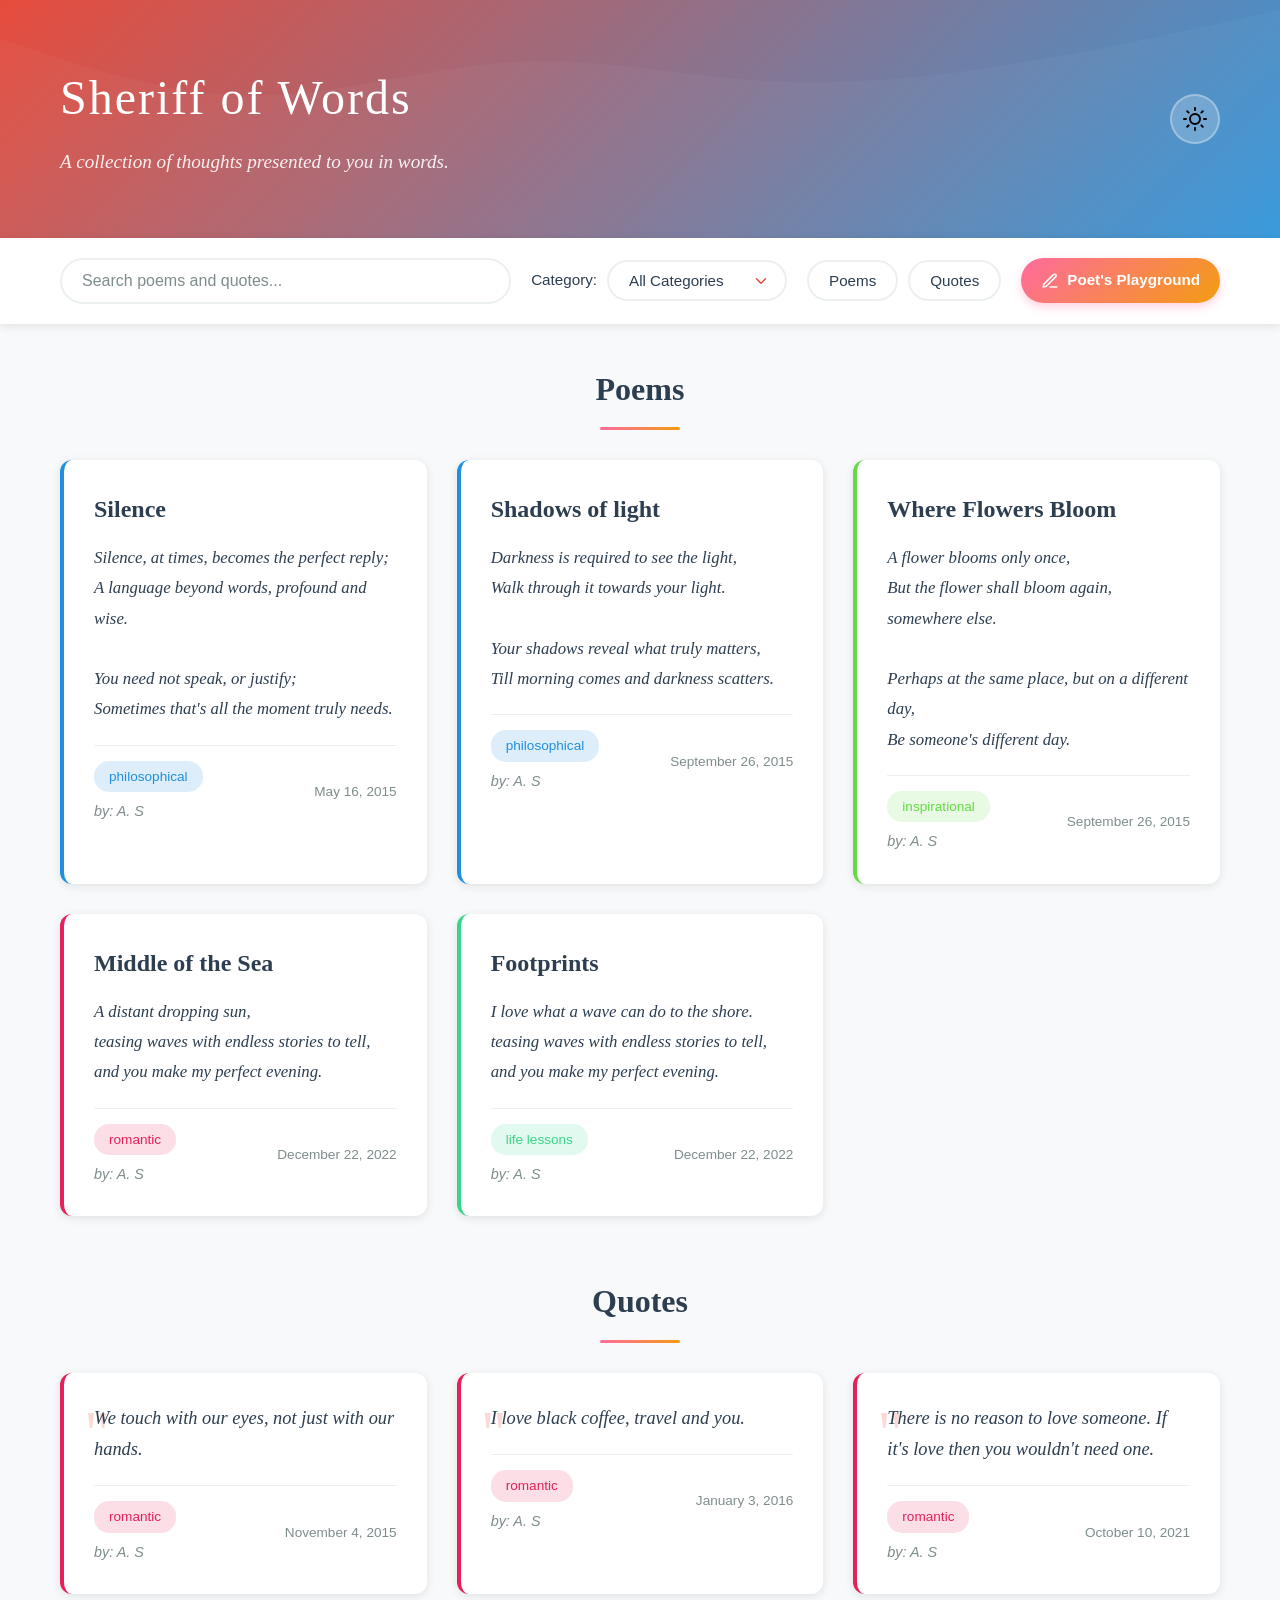
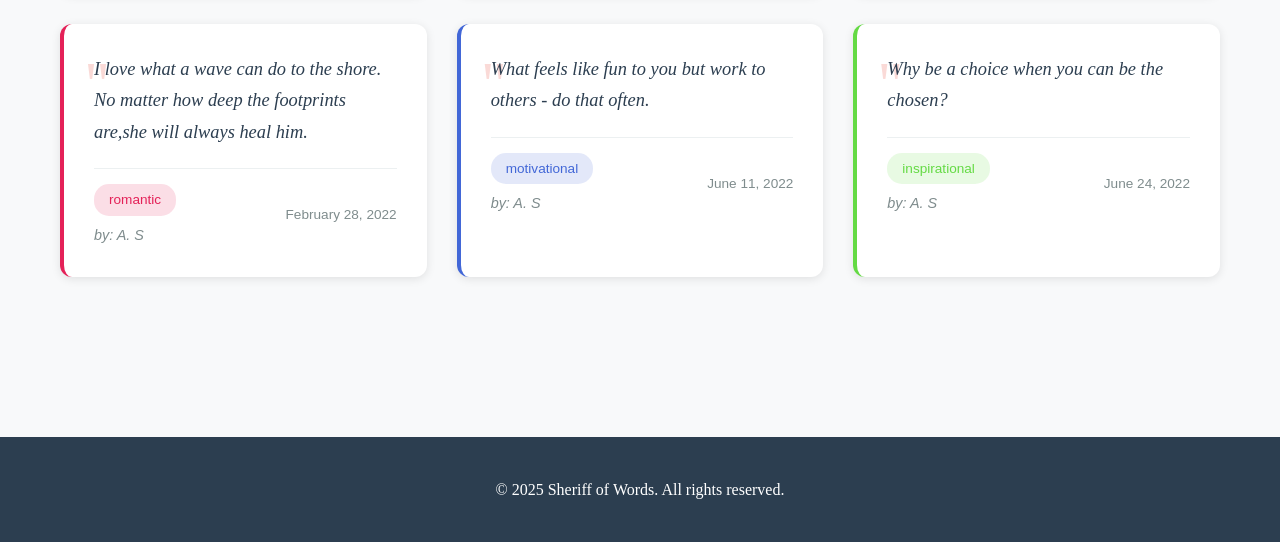
<file: index.html>
<!DOCTYPE html>
<html lang="en">

<head>
    <meta charset="UTF-8">
    <meta name="viewport" content="width=device-width, initial-scale=1.0">
    <meta name="description" content="A collection of romantic and motivational poems and quotes">
    <title>Poems & Quotes - Words from the Heart</title>
    <link rel="stylesheet" href="css/styles.css">
</head>

<body>
    <!-- Header -->
    <header class="header">
        <div class="container">
            <div class="header-content">
                <div>
                    <h1 class="site-title">Sheriff of Words</h1>
                    <p class="site-subtitle">A collection of thoughts presented to you in words.</p>
                </div>
                <button class="theme-toggle" id="themeToggle" aria-label="Toggle dark mode">
                    <svg class="sun-icon" xmlns="http://www.w3.org/2000/svg" width="24" height="24" viewBox="0 0 24 24" fill="none" stroke="currentColor" stroke-width="2" stroke-linecap="round" stroke-linejoin="round">
                        <circle cx="12" cy="12" r="5"></circle>
                        <line x1="12" y1="1" x2="12" y2="3"></line>
                        <line x1="12" y1="21" x2="12" y2="23"></line>
                        <line x1="4.22" y1="4.22" x2="5.64" y2="5.64"></line>
                        <line x1="18.36" y1="18.36" x2="19.78" y2="19.78"></line>
                        <line x1="1" y1="12" x2="3" y2="12"></line>
                        <line x1="21" y1="12" x2="23" y2="12"></line>
                        <line x1="4.22" y1="19.78" x2="5.64" y2="18.36"></line>
                        <line x1="18.36" y1="5.64" x2="19.78" y2="4.22"></line>
                    </svg>
                    <svg class="moon-icon" xmlns="http://www.w3.org/2000/svg" width="24" height="24" viewBox="0 0 24 24" fill="none" stroke="currentColor" stroke-width="2" stroke-linecap="round" stroke-linejoin="round">
                        <path d="M21 12.79A9 9 0 1 1 11.21 3 7 7 0 0 0 21 12.79z"></path>
                    </svg>
                </button>
            </div>
        </div>
    </header>

    <!-- Navigation -->
    <nav class="nav">
        <div class="container">
            <div class="search-bar">
                <input type="text" id="searchInput" placeholder="Search poems and quotes..." class="search-input">
            </div>
            <div class="filter-dropdown-container">
                <label for="categoryFilter" class="filter-label">Category:</label>
                <select id="categoryFilter" class="filter-dropdown">
                    <option value="all">All Categories</option>
                    <!-- Categories will be populated dynamically -->
                </select>
            </div>
            <div class="view-toggle">
                <button class="view-btn" data-view="poems">Poems</button>
                <button class="view-btn" data-view="quotes">Quotes</button>
            </div>
            <a href="playground.html" class="playground-link">
                <svg xmlns="http://www.w3.org/2000/svg" width="18" height="18" viewBox="0 0 24 24" fill="none" stroke="currentColor" stroke-width="2" stroke-linecap="round" stroke-linejoin="round">
                    <path d="M12 20h9"></path>
                    <path d="M16.5 3.5a2.121 2.121 0 0 1 3 3L7 19l-4 1 1-4L16.5 3.5z"></path>
                </svg>
                Poet's Playground
            </a>
        </div>
    </nav>

    <!-- Main Content -->
    <main class="main">
        <div class="container">
            <!-- Poems Section -->
            <section id="poemsSection" class="content-section">
                <h2 class="section-title">Poems</h2>
                <div id="poemsContainer" class="cards-container">
                    <!-- Poems will be loaded here by JavaScript -->
                </div>
            </section>

            <!-- Quotes Section -->
            <section id="quotesSection" class="content-section">
                <h2 class="section-title">Quotes</h2>
                <div id="quotesContainer" class="cards-container">
                    <!-- Quotes will be loaded here by JavaScript -->
                </div>
            </section>

            <!-- Empty State -->
            <div id="emptyState" class="empty-state" style="display: none;">
                <p>No results found. Try a different search or filter.</p>
            </div>
        </div>
    </main>

    <!-- Footer -->
    <footer class="footer">
        <div class="container">
            <p>&copy; 2025 Sheriff of Words. All rights reserved.</p>
        </div>
    </footer>

    <!-- Toast Notification -->
    <div id="toast" class="toast"></div>

    <script src="js/app.js"></script>
</body>

</html>
</file>
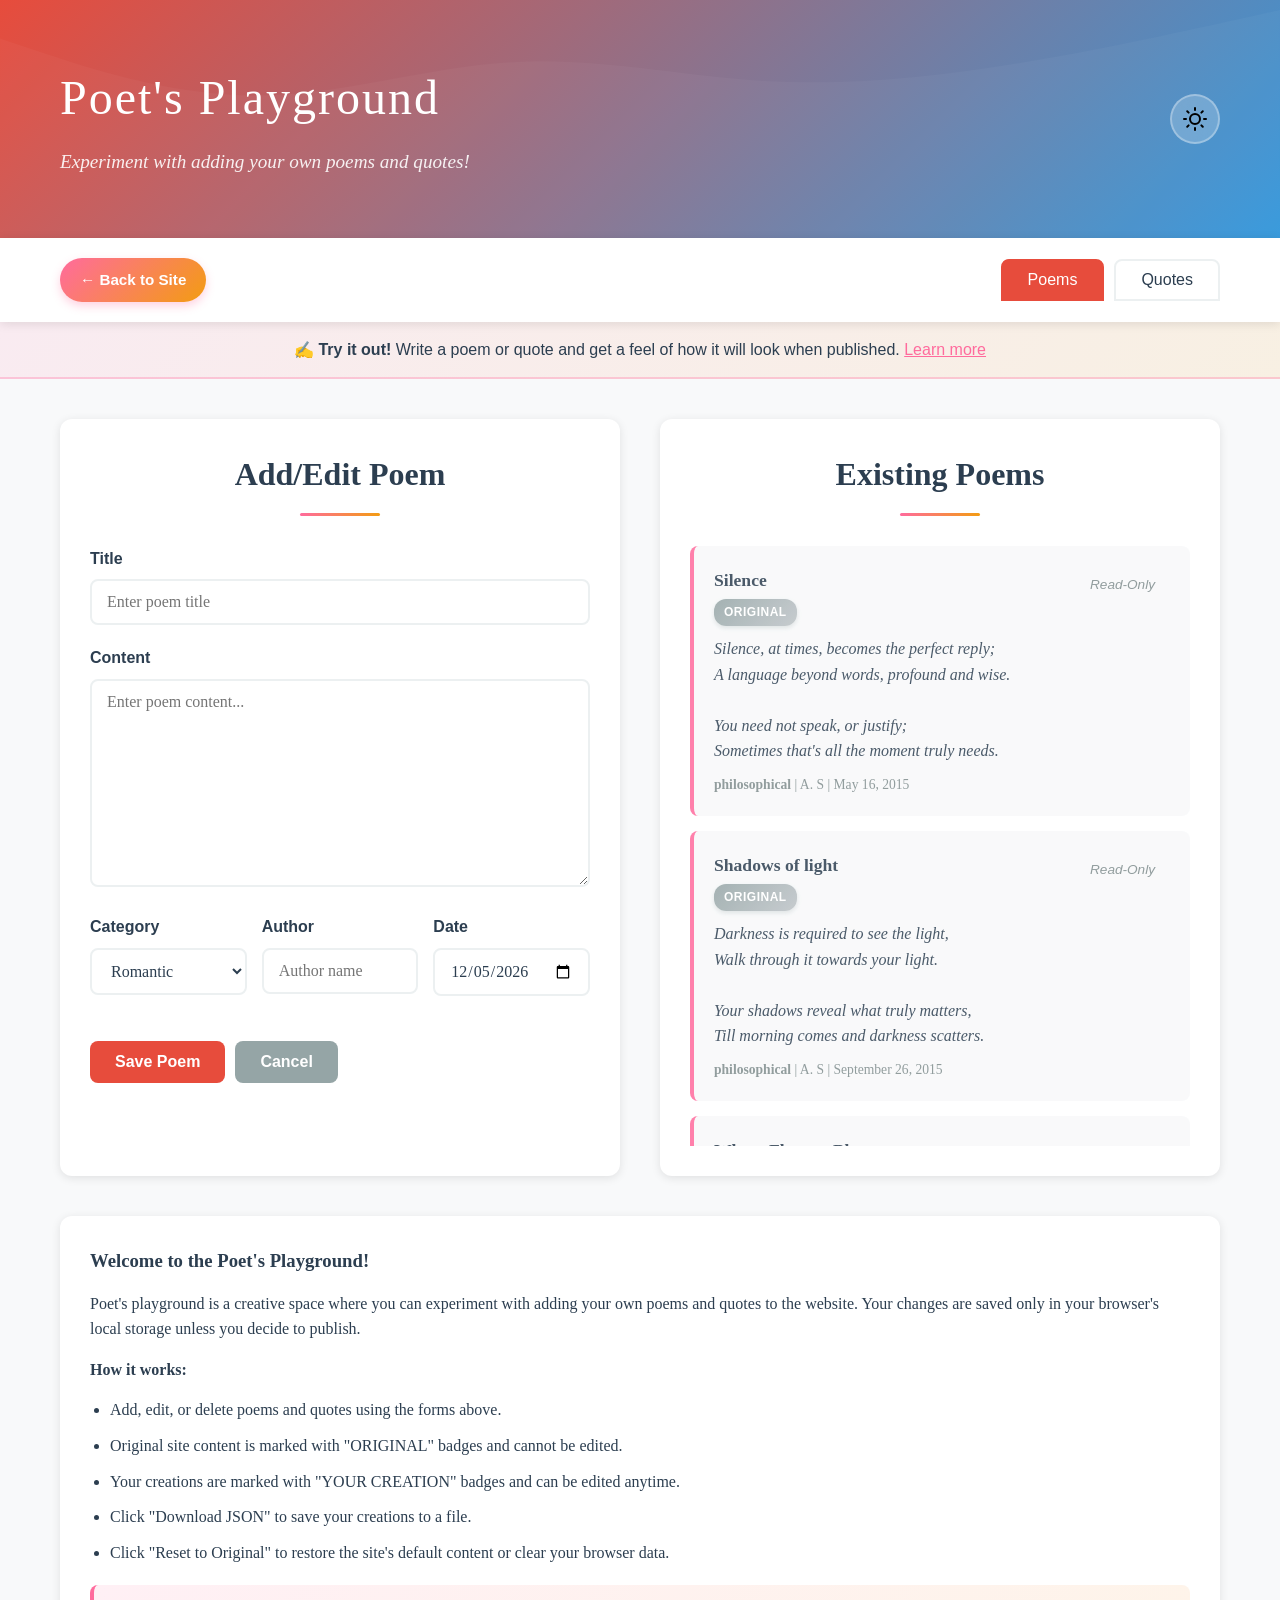
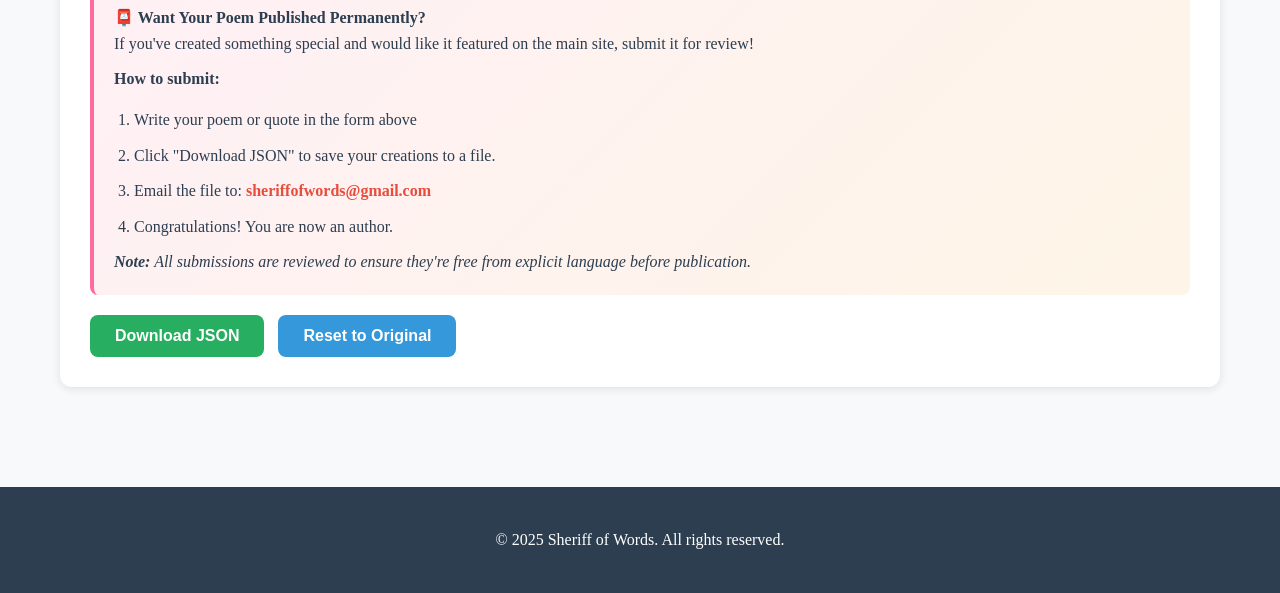
<file: playground.html>
<!DOCTYPE html>
<html lang="en">

<head>
    <meta charset="UTF-8">
    <meta name="viewport" content="width=device-width, initial-scale=1.0">
    <title>Poet's Playground - Poems & Quotes</title>
    <link rel="stylesheet" href="css/styles.css">
    <link rel="stylesheet" href="css/playground.css">
</head>

<body>
    <!-- Header -->
    <header class="header">
        <div class="container">
            <div class="header-content">
                <div>
                    <h1 class="site-title">Poet's Playground</h1>
                    <p class="site-subtitle">Experiment with adding your own poems and quotes!</p>
                </div>
                <button class="theme-toggle" id="themeToggle" aria-label="Toggle dark mode">
                    <svg class="sun-icon" xmlns="http://www.w3.org/2000/svg" width="24" height="24" viewBox="0 0 24 24"
                        fill="none" stroke="currentColor" stroke-width="2" stroke-linecap="round"
                        stroke-linejoin="round">
                        <circle cx="12" cy="12" r="5"></circle>
                        <line x1="12" y1="1" x2="12" y2="3"></line>
                        <line x1="12" y1="21" x2="12" y2="23"></line>
                        <line x1="4.22" y1="4.22" x2="5.64" y2="5.64"></line>
                        <line x1="18.36" y1="18.36" x2="19.78" y2="19.78"></line>
                        <line x1="1" y1="12" x2="3" y2="12"></line>
                        <line x1="21" y1="12" x2="23" y2="12"></line>
                        <line x1="4.22" y1="19.78" x2="5.64" y2="18.36"></line>
                        <line x1="18.36" y1="5.64" x2="19.78" y2="4.22"></line>
                    </svg>
                    <svg class="moon-icon" xmlns="http://www.w3.org/2000/svg" width="24" height="24" viewBox="0 0 24 24"
                        fill="none" stroke="currentColor" stroke-width="2" stroke-linecap="round"
                        stroke-linejoin="round">
                        <path d="M21 12.79A9 9 0 1 1 11.21 3 7 7 0 0 0 21 12.79z"></path>
                    </svg>
                </button>
            </div>
        </div>
    </header>

    <!-- Navigation -->
    <nav class="nav">
        <div class="container">
            <a href="index.html" class="back-link">← Back to Site</a>
            <div class="admin-tabs">
                <button class="tab-btn active" data-tab="poems">Poems</button>
                <button class="tab-btn" data-tab="quotes">Quotes</button>
            </div>
        </div>
    </nav>

    <!-- Temporary Notice Banner -->
    <div
        style="background: linear-gradient(135deg, rgba(255, 107, 157, 0.1), rgba(243, 156, 18, 0.1)); padding: 15px; text-align: center; border-bottom: 2px solid rgba(255, 107, 157, 0.3);">
        <p style="margin: 0; color: var(--text-dark); font-family: 'Arial', sans-serif;">
            <strong>✍️ Try it out!</strong> Write a poem or quote and get a feel of how it will look when published.
            <a href="#instructions" style="color: var(--romantic-color); text-decoration: underline;">Learn more</a>
        </p>
    </div>

    <!-- Main Content -->
    <main class="main">
        <div class="container">
            <!-- Poems Tab -->
            <div id="poemsTab" class="admin-tab active">
                <div class="admin-panel">
                    <div class="form-section">
                        <h2 class="section-title">Add/Edit Poem</h2>
                        <form id="poemForm" class="admin-form">
                            <input type="hidden" id="poemId">

                            <div class="form-group">
                                <label for="poemTitle">Title</label>
                                <input type="text" id="poemTitle" required placeholder="Enter poem title">
                            </div>

                            <div class="form-group">
                                <label for="poemContent">Content</label>
                                <textarea id="poemContent" required placeholder="Enter poem content..."
                                    rows="10"></textarea>
                            </div>

                            <div class="form-row">
                                <div class="form-group">
                                    <label for="poemCategory">Category</label>
                                    <select id="poemCategory" required>
                                        <option value="romantic">Romantic</option>
                                        <option value="motivational">Motivational</option>
                                        <option value="philosophical">Philosophical</option>
                                        <option value="inspirational">Inspirational</option>
                                        <option value="reflective">Reflective</option>
                                        <option value="life-lessons">Life Lessons</option>
                                        <option value="friendship">Friendship</option>
                                        <option value="nature">Nature</option>
                                        <option value="humor">Humor</option>
                                        <option value="melancholic">Melancholic</option>
                                        <option value="others">Others</option>
                                    </select>
                                </div>

                                <div class="form-group">
                                    <label for="poemAuthor">Author</label>
                                    <input type="text" id="poemAuthor" required placeholder="Author name">
                                </div>

                                <div class="form-group">
                                    <label for="poemDate">Date</label>
                                    <input type="date" id="poemDate" required>
                                </div>
                            </div>

                            <div class="form-actions">
                                <button type="submit" class="btn btn-primary">Save Poem</button>
                                <button type="button" class="btn btn-secondary" id="cancelPoemBtn">Cancel</button>
                            </div>
                        </form>
                    </div>

                    <div class="list-section">
                        <h2 class="section-title">Existing Poems</h2>
                        <div id="poemsList" class="items-list"></div>
                    </div>
                </div>
            </div>

            <!-- Quotes Tab -->
            <div id="quotesTab" class="admin-tab">
                <div class="admin-panel">
                    <div class="form-section">
                        <h2 class="section-title">Add/Edit Quote</h2>
                        <form id="quoteForm" class="admin-form">
                            <input type="hidden" id="quoteId">

                            <div class="form-group">
                                <label for="quoteText">Quote Text</label>
                                <textarea id="quoteText" required placeholder="Enter quote text..." rows="5"></textarea>
                            </div>

                            <div class="form-row">
                                <div class="form-group">
                                    <label for="quoteCategory">Category</label>
                                    <select id="quoteCategory" required>
                                        <option value="romantic">Romantic</option>
                                        <option value="motivational">Motivational</option>
                                        <option value="philosophical">Philosophical</option>
                                        <option value="inspirational">Inspirational</option>
                                        <option value="reflective">Reflective</option>
                                        <option value="life-lessons">Life Lessons</option>
                                        <option value="friendship">Friendship</option>
                                        <option value="nature">Nature</option>
                                        <option value="humor">Humor</option>
                                        <option value="melancholic">Melancholic</option>
                                        <option value="others">Others</option>
                                    </select>
                                </div>

                                <div class="form-group">
                                    <label for="quoteAuthor">Author</label>
                                    <input type="text" id="quoteAuthor" required placeholder="Author name">
                                </div>

                                <div class="form-group">
                                    <label for="quoteDate">Date</label>
                                    <input type="date" id="quoteDate" required>
                                </div>
                            </div>

                            <div class="form-actions">
                                <button type="submit" class="btn btn-primary">Save Quote</button>
                                <button type="button" class="btn btn-secondary" id="cancelQuoteBtn">Cancel</button>
                            </div>
                        </form>
                    </div>

                    <div class="list-section">
                        <h2 class="section-title">Existing Quotes</h2>
                        <div id="quotesList" class="items-list"></div>
                    </div>
                </div>
            </div>

            <!-- Instructions -->
            <div id="instructions" class="instructions">
                <h3>Welcome to the Poet's Playground!</h3>
                <p>Poet's playground is a creative space where you can experiment with adding your
                    own poems and quotes to the website. Your changes are saved only in your browser's local storage
                    unless you decide to publish.</p>

                <p><strong>How it works:</strong></p>
                <ul>
                    <li>Add, edit, or delete poems and quotes using the forms above.</li>
                    <li>Original site content is marked with "ORIGINAL" badges and cannot be edited.</li>
                    <li>Your creations are marked with "YOUR CREATION" badges and can be edited anytime.</li>
                    <li>Click "Download JSON" to save your creations to a file.</li>
                    <li>Click "Reset to Original" to restore the site's default content or clear your browser data.</li>
                </ul>

                <div
                    style="background: linear-gradient(135deg, rgba(255, 107, 157, 0.1), rgba(243, 156, 18, 0.1)); padding: 20px; border-radius: 8px; margin: 20px 0; border-left: 4px solid var(--romantic-color);">
                    <h4 style="margin-top: 0; color: var(--text-dark);">📮 Want Your Poem Published Permanently?</h4>
                    <p style="margin-bottom: 10px;">If you've created something special and would like it featured on
                        the main site, submit it for review!</p>
                    <p><strong>How to submit:</strong></p>
                    <ol style="margin-left: 20px; line-height: 1.8;">
                        <li>Write your poem or quote in the form above</li>
                        <li>Click "Download JSON" to save your creations to a file.</li>
                        <li>Email the file to: <strong
                                style="color: var(--primary-color);">sheriffofwords@gmail.com</strong>
                        </li>
                        <li>Congratulations! You are now an author.</li>
                    </ol>
                    <p style="margin-bottom: 0;"><em><strong>Note:</strong> All submissions are reviewed to ensure
                            they're free from explicit language before publication.</em></p>
                </div>

                <button class="btn btn-success" id="downloadBtn">Download JSON</button>
                <button class="btn btn-info" id="resetBtn">Reset to Original</button>
            </div>
        </div>
    </main>

    <!-- Footer -->
    <footer class="footer">
        <div class="container">
            <p>&copy; 2025 Sheriff of Words. All rights reserved.</p>
        </div>
    </footer>

    <!-- Custom Alert Modal -->
    <div id="customAlert" class="custom-alert-overlay">
        <div class="custom-alert-box">
            <div class="custom-alert-icon" id="alertIcon"></div>
            <h3 class="custom-alert-title" id="alertTitle">Alert</h3>
            <p class="custom-alert-message" id="alertMessage">Message goes here</p>
            <div class="custom-alert-buttons">
                <button class="btn btn-primary" id="alertOkBtn">OK</button>
                <button class="btn btn-secondary" id="alertCancelBtn" style="display: none;">Cancel</button>
            </div>
        </div>
    </div>

    <script src="js/playground.js"></script>
</body>

</html>
</file>
<file: css/styles.css>
/* Reset and Base Styles */
* {
  margin: 0;
  padding: 0;
  box-sizing: border-box;
}

:root {
  --primary-color: #e74c3c;
  --secondary-color: #3498db;
  --romantic-color: #ff6b9d;
  --motivational-color: #f39c12;
  --text-dark: #2c3e50;
  --text-light: #7f8c8d;
  --bg-light: #f8f9fa;
  --bg-white: #ffffff;
  --shadow: 0 2px 10px rgba(0, 0, 0, 0.1);
  --shadow-hover: 0 5px 20px rgba(0, 0, 0, 0.15);
  --shadow-3d: 0 10px 30px rgba(0, 0, 0, 0.2);
  --border-radius: 12px;
  --transition: all 0.3s ease;
  --transition-3d: transform 0.6s cubic-bezier(0.23, 1, 0.32, 1);
}

/* Dark Mode Variables */
[data-theme="dark"] {
  --text-dark: #ecf0f1;
  --text-light: #bdc3c7;
  --bg-light: #1a1a2e;
  --bg-white: #16213e;
  --shadow: 0 2px 10px rgba(0, 0, 0, 0.3);
  --shadow-hover: 0 5px 20px rgba(0, 0, 0, 0.4);
  --shadow-3d: 0 10px 30px rgba(0, 0, 0, 0.5);
}

body {
  font-family: "Georgia", "Times New Roman", serif;
  line-height: 1.6;
  color: var(--text-dark);
  background-color: var(--bg-light);
  transition: background-color 0.3s ease, color 0.3s ease;
}

.container {
  max-width: 1200px;
  margin: 0 auto;
  padding: 0 20px;
}

/* Header Styles */
.header {
  background: linear-gradient(
    135deg,
    var(--primary-color),
    var(--secondary-color)
  );
  color: white;
  padding: 60px 20px;
  box-shadow: var(--shadow);
  position: relative;
  overflow: hidden;
}

.header::before {
  content: "";
  position: absolute;
  top: 0;
  left: 0;
  right: 0;
  bottom: 0;
  background: url('data:image/svg+xml,<svg xmlns="http://www.w3.org/2000/svg" viewBox="0 0 1440 320"><path fill="rgba(255,255,255,0.1)" d="M0,96L48,112C96,128,192,160,288,160C384,160,480,128,576,122.7C672,117,768,139,864,144C960,149,1056,139,1152,122.7C1248,107,1344,85,1392,74.7L1440,64L1440,320L1392,320C1344,320,1248,320,1152,320C1056,320,960,320,864,320C768,320,672,320,576,320C480,320,384,320,288,320C192,320,96,320,48,320L0,320Z"></path></svg>')
    no-repeat bottom;
  background-size: cover;
  opacity: 0.3;
}

.header-content {
  position: relative;
  z-index: 1;
  display: flex;
  justify-content: space-between;
  align-items: center;
  flex-wrap: wrap;
  gap: 20px;
  text-align: left;
}

.site-title {
  font-size: 3rem;
  font-weight: 300;
  margin-bottom: 10px;
  letter-spacing: 2px;
  animation: fadeInDown 0.8s ease-out;
}

.site-subtitle {
  font-size: 1.2rem;
  font-style: italic;
  opacity: 0.9;
  animation: fadeInUp 0.8s ease-out;
}

/* Theme Toggle Button */
.theme-toggle {
  background: rgba(255, 255, 255, 0.2);
  border: 2px solid rgba(255, 255, 255, 0.3);
  border-radius: 50%;
  width: 50px;
  height: 50px;
  display: flex;
  align-items: center;
  justify-content: center;
  cursor: pointer;
  transition: all 0.3s ease;
  backdrop-filter: blur(10px);
  position: relative;
  overflow: hidden;
}

.theme-toggle:hover {
  background: rgba(255, 255, 255, 0.3);
  transform: scale(1.1) rotate(15deg);
}

.theme-toggle:active {
  transform: scale(0.95);
}

.theme-toggle .sun-icon,
.theme-toggle .moon-icon {
  position: absolute;
  transition: all 0.3s ease;
}

.theme-toggle .sun-icon {
  opacity: 1;
  transform: rotate(0deg) scale(1);
}

.theme-toggle .moon-icon {
  opacity: 0;
  transform: rotate(180deg) scale(0);
}

[data-theme="dark"] .theme-toggle .sun-icon {
  opacity: 0;
  transform: rotate(-180deg) scale(0);
}

[data-theme="dark"] .theme-toggle .moon-icon {
  opacity: 1;
  transform: rotate(0deg) scale(1);
}

/* Navigation Styles */
.nav {
  background-color: var(--bg-white);
  padding: 20px 0;
  box-shadow: var(--shadow);
  position: sticky;
  top: 0;
  z-index: 100;
}

.nav .container {
  display: flex;
  flex-wrap: wrap;
  gap: 20px;
  align-items: center;
  justify-content: space-between;
}

.search-bar {
  flex: 1;
  min-width: 200px;
}

.search-input {
  width: 100%;
  padding: 12px 20px;
  border: 2px solid #ecf0f1;
  border-radius: 25px;
  font-size: 1rem;
  transition: var(--transition);
  font-family: "Arial", sans-serif;
  background-color: var(--bg-white);
  color: var(--text-dark);
}

.search-input:focus {
  outline: none;
  border-color: var(--primary-color);
  box-shadow: 0 0 0 3px rgba(231, 76, 60, 0.1);
}

.search-input::placeholder {
  color: var(--text-light);
}

/* Dark mode search input */
[data-theme="dark"] .search-input {
  border-color: rgba(255, 255, 255, 0.2);
}

[data-theme="dark"] .search-input:focus {
  border-color: var(--romantic-color);
  box-shadow: 0 0 0 3px rgba(255, 107, 157, 0.1);
}

/* Filter Dropdown Container */
.filter-dropdown-container {
  display: flex;
  align-items: center;
  gap: 10px;
}

.filter-label {
  font-size: 0.95rem;
  color: var(--text-dark);
  font-family: "Arial", sans-serif;
  font-weight: 500;
}

.filter-dropdown {
  padding: 10px 20px;
  border: 2px solid #ecf0f1;
  background-color: var(--bg-white);
  color: var(--text-dark);
  border-radius: 25px;
  cursor: pointer;
  font-size: 0.95rem;
  transition: var(--transition);
  font-family: "Arial", sans-serif;
  font-weight: 500;
  min-width: 180px;
  appearance: none;
  -webkit-appearance: none;
  -moz-appearance: none;
  background-image: url("data:image/svg+xml;charset=UTF-8,%3csvg xmlns='http://www.w3.org/2000/svg' viewBox='0 0 24 24' fill='none' stroke='%23e74c3c' stroke-width='2' stroke-linecap='round' stroke-linejoin='round'%3e%3cpolyline points='6 9 12 15 18 9'%3e%3c/polyline%3e%3c/svg%3e");
  background-repeat: no-repeat;
  background-position: right 15px center;
  background-size: 18px;
  padding-right: 45px;
}

.filter-dropdown:hover {
  border-color: var(--primary-color);
}

.filter-dropdown:focus {
  outline: none;
  border-color: var(--primary-color);
  box-shadow: 0 0 0 3px rgba(231, 76, 60, 0.1);
}

/* Dark mode dropdown */
[data-theme="dark"] .filter-dropdown {
  border-color: rgba(255, 255, 255, 0.2);
  background-image: url("data:image/svg+xml;charset=UTF-8,%3csvg xmlns='http://www.w3.org/2000/svg' viewBox='0 0 24 24' fill='none' stroke='%23ff6b9d' stroke-width='2' stroke-linecap='round' stroke-linejoin='round'%3e%3cpolyline points='6 9 12 15 18 9'%3e%3c/polyline%3e%3c/svg%3e");
}

[data-theme="dark"] .filter-dropdown:hover,
[data-theme="dark"] .filter-dropdown:focus {
  border-color: var(--romantic-color);
  box-shadow: 0 0 0 3px rgba(255, 107, 157, 0.1);
}

.view-toggle {
  display: flex;
  gap: 10px;
  flex-wrap: wrap;
}

.view-btn {
  padding: 10px 20px;
  border: 2px solid #ecf0f1;
  background-color: var(--bg-white);
  color: var(--text-dark);
  border-radius: 25px;
  cursor: pointer;
  font-size: 0.95rem;
  transition: var(--transition);
  font-family: "Arial", sans-serif;
  font-weight: 500;
}

.view-btn:hover {
  border-color: var(--primary-color);
  transform: translateY(-2px);
}

.view-btn.active {
  background-color: var(--primary-color);
  color: white;
  border-color: var(--primary-color);
}

/* Dark mode specific button styles */
[data-theme="dark"] .view-btn {
  border-color: rgba(255, 255, 255, 0.2);
}

[data-theme="dark"] .view-btn:hover {
  border-color: var(--romantic-color);
  background-color: rgba(255, 107, 157, 0.1);
}

/* Playground Link */
.playground-link {
  display: flex;
  align-items: center;
  gap: 8px;
  padding: 10px 20px;
  background: linear-gradient(
    135deg,
    var(--romantic-color),
    var(--motivational-color)
  );
  color: white;
  border-radius: 25px;
  text-decoration: none;
  font-size: 0.95rem;
  font-family: "Arial", sans-serif;
  font-weight: 600;
  transition: var(--transition);
  box-shadow: 0 4px 10px rgba(255, 107, 157, 0.3);
}

.playground-link:hover {
  transform: translateY(-2px);
  box-shadow: 0 6px 15px rgba(255, 107, 157, 0.4);
}

.playground-link svg {
  flex-shrink: 0;
}

/* Dark mode playground link */
[data-theme="dark"] .playground-link {
  box-shadow: 0 4px 10px rgba(255, 107, 157, 0.4);
}

[data-theme="dark"] .playground-link:hover {
  box-shadow: 0 6px 15px rgba(255, 107, 157, 0.5);
}

/* Main Content */
.main {
  padding: 40px 0;
  min-height: calc(100vh - 400px);
}

.content-section {
  margin-bottom: 60px;
}

.section-title {
  font-size: 2rem;
  color: var(--text-dark);
  margin-bottom: 30px;
  text-align: center;
  position: relative;
  padding-bottom: 15px;
}

.section-title::after {
  content: "";
  position: absolute;
  bottom: 0;
  left: 50%;
  transform: translateX(-50%);
  width: 80px;
  height: 3px;
  background: linear-gradient(
    to right,
    var(--romantic-color),
    var(--motivational-color)
  );
  border-radius: 2px;
}

/* Cards Container */
.cards-container {
  display: grid;
  grid-template-columns: repeat(auto-fill, minmax(300px, 1fr));
  gap: 30px;
}

/* Poem Card */
.poem-card {
  background-color: var(--bg-white);
  border-radius: var(--border-radius);
  padding: 30px;
  box-shadow: var(--shadow);
  transition: var(--transition-3d);
  border-left: 4px solid var(--romantic-color);
  position: relative;
  transform-style: preserve-3d;
  perspective: 1000px;
  cursor: pointer;
  overflow: hidden;
}

.poem-card::before {
  content: "";
  position: absolute;
  top: 0;
  left: 0;
  right: 0;
  bottom: 0;
  background: var(
    --category-gradient,
    linear-gradient(135deg, var(--romantic-color) 0%, transparent 100%)
  );
  opacity: 0;
  transition: opacity 0.3s ease;
  border-radius: var(--border-radius);
  z-index: 0;
}

.poem-card:hover {
  transform: translateY(-10px) rotateX(5deg) scale(1.02);
  box-shadow: var(--shadow-3d);
}

.poem-card:hover::before {
  opacity: 0.05;
}

.poem-card > * {
  position: relative;
  z-index: 1;
}

.poem-title {
  font-size: 1.5rem;
  color: var(--text-dark);
  margin-bottom: 15px;
  font-weight: 600;
}

.poem-content {
  font-size: 1.05rem;
  line-height: 1.8;
  color: var(--text-dark);
  margin-bottom: 20px;
  white-space: pre-line;
  font-style: italic;
}

.poem-meta {
  display: flex;
  justify-content: space-between;
  align-items: center;
  flex-wrap: wrap;
  gap: 10px;
  padding-top: 15px;
  border-top: 1px solid #ecf0f1;
}

.meta-left {
  display: flex;
  flex-direction: column;
  gap: 8px;
}

.poem-author {
  font-size: 0.9rem;
  color: var(--text-light);
  font-family: "Arial", sans-serif;
  font-style: italic;
}

.category-tag {
  display: inline-block;
  padding: 5px 15px;
  border-radius: 15px;
  font-size: 0.85rem;
  font-weight: 500;
  font-family: "Arial", sans-serif;
  /* Colors will be applied dynamically via JavaScript */
}

.poem-date {
  font-size: 0.85rem;
  color: var(--text-light);
  font-family: "Arial", sans-serif;
}

/* Quote Card */
.quote-card {
  background-color: var(--bg-white);
  border-radius: var(--border-radius);
  padding: 30px;
  box-shadow: var(--shadow);
  transition: var(--transition-3d);
  position: relative;
  border-left: 4px solid var(--romantic-color);
  transform-style: preserve-3d;
  perspective: 1000px;
  cursor: pointer;
  overflow: hidden;
}

.quote-card::after {
  content: "";
  position: absolute;
  top: 0;
  left: 0;
  right: 0;
  bottom: 0;
  background: var(
    --category-gradient,
    linear-gradient(135deg, var(--romantic-color) 0%, transparent 100%)
  );
  opacity: 0;
  transition: opacity 0.3s ease;
  border-radius: var(--border-radius);
  z-index: 0;
}

.quote-card:hover {
  transform: translateY(-10px) rotateX(-5deg) scale(1.02);
  box-shadow: var(--shadow-3d);
}

.quote-card:hover::after {
  opacity: 0.05;
}

.quote-card::before {
  content: '"';
  font-size: 4rem;
  color: var(--primary-color);
  opacity: 0.2;
  position: absolute;
  top: 10px;
  left: 20px;
  font-family: Georgia, serif;
  z-index: 0;
  transition: all 0.3s ease;
}

.quote-card:hover::before {
  opacity: 0.3;
  transform: scale(1.2) rotate(-10deg);
}

.quote-text {
  font-size: 1.15rem;
  line-height: 1.7;
  color: var(--text-dark);
  margin-bottom: 20px;
  font-style: italic;
  position: relative;
  z-index: 1;
}

.quote-meta {
  display: flex;
  justify-content: space-between;
  align-items: center;
  flex-wrap: wrap;
  gap: 10px;
  padding-top: 15px;
  border-top: 1px solid #ecf0f1;
}

/* Dark mode border for meta sections */
[data-theme="dark"] .poem-meta,
[data-theme="dark"] .quote-meta {
  border-top-color: rgba(255, 255, 255, 0.1);
}

/* Empty State */
.empty-state {
  text-align: center;
  padding: 60px 20px;
  color: var(--text-light);
  font-size: 1.2rem;
}

/* Footer */
.footer {
  background-color: #2c3e50;
  color: white;
  padding: 30px 20px;
  text-align: center;
  margin-top: 60px;
}

.footer p {
  margin: 10px 0;
  color: white;
}

/* Dark mode footer */
[data-theme="dark"] .footer {
  background-color: #0f1419;
  border-top: 1px solid rgba(255, 255, 255, 0.1);
}

/* Responsive Design */
@media (max-width: 768px) {
  .site-title {
    font-size: 2rem;
  }

  .site-subtitle {
    font-size: 1rem;
  }

  .nav .container {
    flex-direction: column;
    align-items: stretch;
  }

  .search-bar {
    width: 100%;
  }

  .filter-dropdown-container {
    width: 100%;
    justify-content: center;
  }

  .filter-dropdown {
    flex: 1;
  }

  .view-toggle {
    justify-content: center;
  }

  .playground-link {
    width: 100%;
    justify-content: center;
  }

  .cards-container {
    grid-template-columns: 1fr;
  }

  .section-title {
    font-size: 1.5rem;
  }
}

/* Animations */
@keyframes fadeIn {
  from {
    opacity: 0;
    transform: translateY(20px);
  }
  to {
    opacity: 1;
    transform: translateY(0);
  }
}

@keyframes fadeInDown {
  from {
    opacity: 0;
    transform: translateY(-30px);
  }
  to {
    opacity: 1;
    transform: translateY(0);
  }
}

@keyframes fadeInUp {
  from {
    opacity: 0;
    transform: translateY(30px);
  }
  to {
    opacity: 1;
    transform: translateY(0);
  }
}

/* Smooth scrolling */
html {
  scroll-behavior: smooth;
}

/* Selection styling */
::selection {
  background-color: var(--romantic-color);
  color: white;
}

::-moz-selection {
  background-color: var(--romantic-color);
  color: white;
}

/* Scrollbar styling */
::-webkit-scrollbar {
  width: 12px;
}

::-webkit-scrollbar-track {
  background: var(--bg-light);
}

::-webkit-scrollbar-thumb {
  background: linear-gradient(
    135deg,
    var(--romantic-color),
    var(--motivational-color)
  );
  border-radius: 6px;
}

::-webkit-scrollbar-thumb:hover {
  background: linear-gradient(
    135deg,
    var(--motivational-color),
    var(--romantic-color)
  );
}

/* Toast Notification */
.toast {
  position: fixed;
  bottom: 30px;
  right: 30px;
  background: var(--text-dark);
  color: var(--bg-white);
  padding: 16px 24px;
  border-radius: 8px;
  box-shadow: 0 4px 12px rgba(0, 0, 0, 0.3);
  transform: translateX(400px);
  transition: transform 0.3s ease;
  z-index: 1000;
  display: flex;
  align-items: center;
  gap: 10px;
  font-family: "Arial", sans-serif;
}

.toast.show {
  transform: translateX(0);
}

.toast::before {
  content: "✓";
  width: 24px;
  height: 24px;
  background: var(--romantic-color);
  border-radius: 50%;
  display: flex;
  align-items: center;
  justify-content: center;
  font-weight: bold;
}

/* Copy Button */
.copy-btn {
  position: absolute;
  top: 15px;
  right: 15px;
  background: rgba(231, 76, 60, 0.1);
  border: 1px solid var(--romantic-color);
  color: var(--romantic-color);
  padding: 8px 12px;
  border-radius: 6px;
  cursor: pointer;
  font-size: 0.85rem;
  font-family: "Arial", sans-serif;
  transition: all 0.3s ease;
  opacity: 0;
  z-index: 2;
}

.poem-card:hover .copy-btn,
.quote-card:hover .copy-btn {
  opacity: 1;
}

.copy-btn:hover {
  background: var(--romantic-color);
  color: white;
  transform: scale(1.05);
}

.copy-btn:active {
  transform: scale(0.95);
}

/* Staggered animation for cards */
.poem-card,
.quote-card {
  animation: fadeIn 0.5s ease-out;
}

.poem-card:nth-child(1),
.quote-card:nth-child(1) {
  animation-delay: 0s;
}
.poem-card:nth-child(2),
.quote-card:nth-child(2) {
  animation-delay: 0.1s;
}
.poem-card:nth-child(3),
.quote-card:nth-child(3) {
  animation-delay: 0.2s;
}
.poem-card:nth-child(4),
.quote-card:nth-child(4) {
  animation-delay: 0.3s;
}
.poem-card:nth-child(5),
.quote-card:nth-child(5) {
  animation-delay: 0.4s;
}
.poem-card:nth-child(6),
.quote-card:nth-child(6) {
  animation-delay: 0.5s;
}

/* Focus visible for accessibility */
*:focus-visible {
  outline: 2px solid var(--romantic-color);
  outline-offset: 2px;
}
</file>
<file: css/playground.css>
/* Admin Panel Specific Styles */

.back-link {
    display: inline-flex;
    align-items: center;
    gap: 8px;
    padding: 10px 20px;
    background: linear-gradient(135deg, var(--romantic-color), var(--motivational-color));
    color: white;
    border-radius: 25px;
    text-decoration: none;
    font-size: 0.95rem;
    font-family: 'Arial', sans-serif;
    font-weight: 600;
    transition: var(--transition);
    box-shadow: 0 4px 10px rgba(255, 107, 157, 0.3);
}

.back-link:hover {
    transform: translateY(-2px);
    box-shadow: 0 6px 15px rgba(255, 107, 157, 0.4);
}

/* Dark mode back link */
[data-theme="dark"] .back-link {
    box-shadow: 0 4px 10px rgba(255, 107, 157, 0.4);
}

[data-theme="dark"] .back-link:hover {
    box-shadow: 0 6px 15px rgba(255, 107, 157, 0.5);
}

.admin-tabs {
    display: flex;
    gap: 10px;
}

.tab-btn {
    padding: 10px 25px;
    border: 2px solid #ecf0f1;
    background-color: var(--bg-white);
    color: var(--text-dark);
    border-radius: 8px 8px 0 0;
    cursor: pointer;
    font-size: 1rem;
    transition: var(--transition);
    font-family: 'Arial', sans-serif;
    font-weight: 500;
}

.tab-btn:hover {
    border-color: var(--primary-color);
}

.tab-btn.active {
    background-color: var(--primary-color);
    color: white;
    border-color: var(--primary-color);
}

/* Dark mode tab buttons */
[data-theme="dark"] .tab-btn {
    border-color: rgba(255, 255, 255, 0.2);
}

[data-theme="dark"] .tab-btn:hover {
    background-color: rgba(255, 107, 157, 0.1);
    border-color: var(--romantic-color);
}

/* Admin Tab Content */
.admin-tab {
    display: none;
}

.admin-tab.active {
    display: block;
}

.admin-panel {
    display: grid;
    grid-template-columns: 1fr 1fr;
    gap: 40px;
    margin-bottom: 40px;
}

.form-section,
.list-section {
    background-color: var(--bg-white);
    border-radius: var(--border-radius);
    padding: 30px;
    box-shadow: var(--shadow);
}

/* Admin Form */
.admin-form {
    margin-top: 20px;
}

.form-group {
    margin-bottom: 20px;
}

.form-group label {
    display: block;
    margin-bottom: 8px;
    font-weight: 600;
    color: var(--text-dark);
    font-family: 'Arial', sans-serif;
}

.form-group input,
.form-group textarea,
.form-group select {
    width: 100%;
    padding: 12px 15px;
    border: 2px solid #ecf0f1;
    border-radius: 8px;
    font-size: 1rem;
    transition: var(--transition);
    font-family: 'Georgia', serif;
    background-color: var(--bg-white);
    color: var(--text-dark);
}

.form-group textarea {
    resize: vertical;
    min-height: 100px;
}

.form-group input:focus,
.form-group textarea:focus,
.form-group select:focus {
    outline: none;
    border-color: var(--primary-color);
    box-shadow: 0 0 0 3px rgba(231, 76, 60, 0.1);
}

/* Dark mode form inputs */
[data-theme="dark"] .form-group input,
[data-theme="dark"] .form-group textarea,
[data-theme="dark"] .form-group select {
    border-color: rgba(255, 255, 255, 0.2);
}

[data-theme="dark"] .form-group input:focus,
[data-theme="dark"] .form-group textarea:focus,
[data-theme="dark"] .form-group select:focus {
    border-color: var(--romantic-color);
    box-shadow: 0 0 0 3px rgba(255, 107, 157, 0.1);
}

.form-row {
    display: grid;
    grid-template-columns: repeat(auto-fit, minmax(150px, 1fr));
    gap: 15px;
}

.form-actions {
    display: flex;
    gap: 10px;
    margin-top: 25px;
}

/* Buttons */
.btn {
    padding: 12px 25px;
    border: none;
    border-radius: 8px;
    font-size: 1rem;
    font-weight: 600;
    cursor: pointer;
    transition: var(--transition);
    font-family: 'Arial', sans-serif;
}

.btn-primary {
    background-color: var(--primary-color);
    color: white;
}

.btn-primary:hover {
    background-color: #c0392b;
    transform: translateY(-2px);
    box-shadow: var(--shadow);
}

.btn-secondary {
    background-color: #95a5a6;
    color: white;
}

.btn-secondary:hover {
    background-color: #7f8c8d;
}

.btn-success {
    background-color: #27ae60;
    color: white;
}

.btn-success:hover {
    background-color: #229954;
    transform: translateY(-2px);
    box-shadow: var(--shadow);
}

.btn-info {
    background-color: var(--secondary-color);
    color: white;
}

.btn-info:hover {
    background-color: #2980b9;
    transform: translateY(-2px);
    box-shadow: var(--shadow);
}

.btn-danger {
    background-color: #e74c3c;
    color: white;
    padding: 8px 15px;
    font-size: 0.9rem;
}

.btn-danger:hover {
    background-color: #c0392b;
}

.btn-edit {
    background-color: var(--motivational-color);
    color: white;
    padding: 8px 15px;
    font-size: 0.9rem;
}

.btn-edit:hover {
    background-color: #e67e22;
}

/* Items List */
.items-list {
    max-height: 600px;
    overflow-y: auto;
}

.item-card {
    background-color: #f8f9fa;
    border-radius: 8px;
    padding: 20px;
    margin-bottom: 15px;
    border-left: 4px solid var(--romantic-color);
}

.item-card.motivational {
    border-left-color: var(--motivational-color);
}

/* Dark mode item cards */
[data-theme="dark"] .item-card {
    background-color: rgba(255, 255, 255, 0.05);
}

.item-header {
    display: flex;
    justify-content: space-between;
    align-items: start;
    margin-bottom: 10px;
}

.item-title {
    font-size: 1.1rem;
    font-weight: 600;
    color: var(--text-dark);
    margin: 0;
}

.item-actions {
    display: flex;
    gap: 8px;
}

.item-content {
    color: var(--text-dark);
    margin: 10px 0;
    font-style: italic;
    white-space: pre-line;
}

.item-meta {
    font-size: 0.85rem;
    color: var(--text-light);
    margin-top: 10px;
}

/* Instructions */
.instructions {
    background-color: var(--bg-white);
    border-radius: var(--border-radius);
    padding: 30px;
    box-shadow: var(--shadow);
    margin-top: 40px;
}

.instructions h3 {
    margin-bottom: 15px;
    color: var(--text-dark);
}

.instructions p {
    margin-bottom: 15px;
    line-height: 1.6;
}

.instructions ul {
    margin-left: 20px;
    margin-bottom: 20px;
}

.instructions li {
    margin-bottom: 10px;
    line-height: 1.6;
}

.instructions code {
    background-color: #f8f9fa;
    padding: 2px 6px;
    border-radius: 4px;
    font-family: 'Courier New', monospace;
    color: var(--primary-color);
}

/* Dark mode instructions */
[data-theme="dark"] .instructions code {
    background-color: rgba(255, 255, 255, 0.1);
    color: var(--romantic-color);
}

.instructions .btn {
    margin-right: 10px;
}

/* Responsive Design */
@media (max-width: 968px) {
    .admin-panel {
        grid-template-columns: 1fr;
    }

    .form-row {
        grid-template-columns: 1fr;
    }
}

@media (max-width: 768px) {
    .nav .container {
        flex-direction: column;
        gap: 15px;
    }

    .admin-tabs {
        width: 100%;
    }

    .tab-btn {
        flex: 1;
    }

    .form-actions {
        flex-direction: column;
    }

    .btn {
        width: 100%;
    }
}

/* Scrollbar Styling */
.items-list::-webkit-scrollbar {
    width: 8px;
}

.items-list::-webkit-scrollbar-track {
    background: #f1f1f1;
    border-radius: 4px;
}

.items-list::-webkit-scrollbar-thumb {
    background: #bdc3c7;
    border-radius: 4px;
}

.items-list::-webkit-scrollbar-thumb:hover {
    background: #95a5a6;
}

/* Dark mode scrollbar */
[data-theme="dark"] .items-list::-webkit-scrollbar-track {
    background: rgba(255, 255, 255, 0.05);
}

[data-theme="dark"] .items-list::-webkit-scrollbar-thumb {
    background: rgba(255, 255, 255, 0.2);
}

[data-theme="dark"] .items-list::-webkit-scrollbar-thumb:hover {
    background: rgba(255, 255, 255, 0.3);
}

/* Badges for User-Added vs Original Content */
.user-badge,
.original-badge {
    display: inline-block;
    padding: 4px 10px;
    border-radius: 12px;
    font-size: 0.75rem;
    font-weight: 600;
    font-family: 'Arial', sans-serif;
    text-transform: uppercase;
    letter-spacing: 0.5px;
    margin-top: 5px;
}

.user-badge {
    background: linear-gradient(135deg, #27ae60, #2ecc71);
    color: white;
    box-shadow: 0 2px 4px rgba(39, 174, 96, 0.3);
}

.original-badge {
    background: linear-gradient(135deg, #95a5a6, #bdc3c7);
    color: white;
    box-shadow: 0 2px 4px rgba(149, 165, 166, 0.3);
}

/* Dark mode badges */
[data-theme="dark"] .user-badge {
    background: linear-gradient(135deg, #229954, #27ae60);
}

[data-theme="dark"] .original-badge {
    background: linear-gradient(135deg, #7f8c8d, #95a5a6);
}

/* Read-Only Label */
.read-only-label {
    font-size: 0.85rem;
    color: var(--text-light);
    font-weight: 500;
    font-family: 'Arial', sans-serif;
    font-style: italic;
    padding: 8px 15px;
}

/* User-Added Item Card Styling */
.item-card.user-added {
    border-left-width: 5px;
    background: linear-gradient(to right, rgba(39, 174, 96, 0.05), transparent);
}

[data-theme="dark"] .item-card.user-added {
    background: linear-gradient(to right, rgba(39, 174, 96, 0.1), transparent);
}

/* Original Content Styling */
.item-card.original-content {
    opacity: 0.85;
}

.item-card.original-content:hover {
    opacity: 1;
}

/* Quote header layout fix */
.header-top {
    display: flex;
    justify-content: space-between;
    align-items: center;
    width: 100%;
}

/* Custom Alert Modal */
.custom-alert-overlay {
    display: none;
    position: fixed;
    top: 0;
    left: 0;
    width: 100%;
    height: 100%;
    background: rgba(0, 0, 0, 0.6);
    backdrop-filter: blur(4px);
    z-index: 10000;
    animation: fadeIn 0.3s ease;
}

.custom-alert-overlay.show {
    display: flex;
    align-items: center;
    justify-content: center;
}

.custom-alert-box {
    background: var(--bg-white);
    border-radius: 16px;
    padding: 40px;
    max-width: 500px;
    width: 90%;
    box-shadow: 0 20px 60px rgba(0, 0, 0, 0.3);
    animation: slideDown 0.3s ease;
    position: relative;
    text-align: center;
}

/* Dark mode alert box */
[data-theme="dark"] .custom-alert-box {
    box-shadow: 0 20px 60px rgba(0, 0, 0, 0.6);
}

.custom-alert-icon {
    width: 80px;
    height: 80px;
    margin: 0 auto 20px;
    border-radius: 50%;
    display: flex;
    align-items: center;
    justify-content: center;
    font-size: 3rem;
}

.custom-alert-icon.success {
    background: linear-gradient(135deg, #27ae60, #2ecc71);
    color: white;
}

.custom-alert-icon.success::before {
    content: '✓';
}

.custom-alert-icon.error {
    background: linear-gradient(135deg, #e74c3c, #c0392b);
    color: white;
}

.custom-alert-icon.error::before {
    content: '✕';
}

.custom-alert-icon.warning {
    background: linear-gradient(135deg, #f39c12, #e67e22);
    color: white;
}

.custom-alert-icon.warning::before {
    content: '⚠';
}

.custom-alert-icon.info {
    background: linear-gradient(135deg, #3498db, #2980b9);
    color: white;
}

.custom-alert-icon.info::before {
    content: 'ℹ';
}

.custom-alert-title {
    font-size: 1.5rem;
    font-weight: 600;
    color: var(--text-dark);
    margin-bottom: 15px;
    font-family: 'Arial', sans-serif;
}

.custom-alert-message {
    font-size: 1rem;
    color: var(--text-dark);
    line-height: 1.6;
    margin-bottom: 30px;
    font-family: 'Georgia', serif;
}

.custom-alert-buttons {
    display: flex;
    gap: 10px;
    justify-content: center;
}

.custom-alert-buttons .btn {
    min-width: 100px;
}

/* Animation for alert */
@keyframes slideDown {
    from {
        opacity: 0;
        transform: translateY(-50px) scale(0.9);
    }
    to {
        opacity: 1;
        transform: translateY(0) scale(1);
    }
}
</file>
